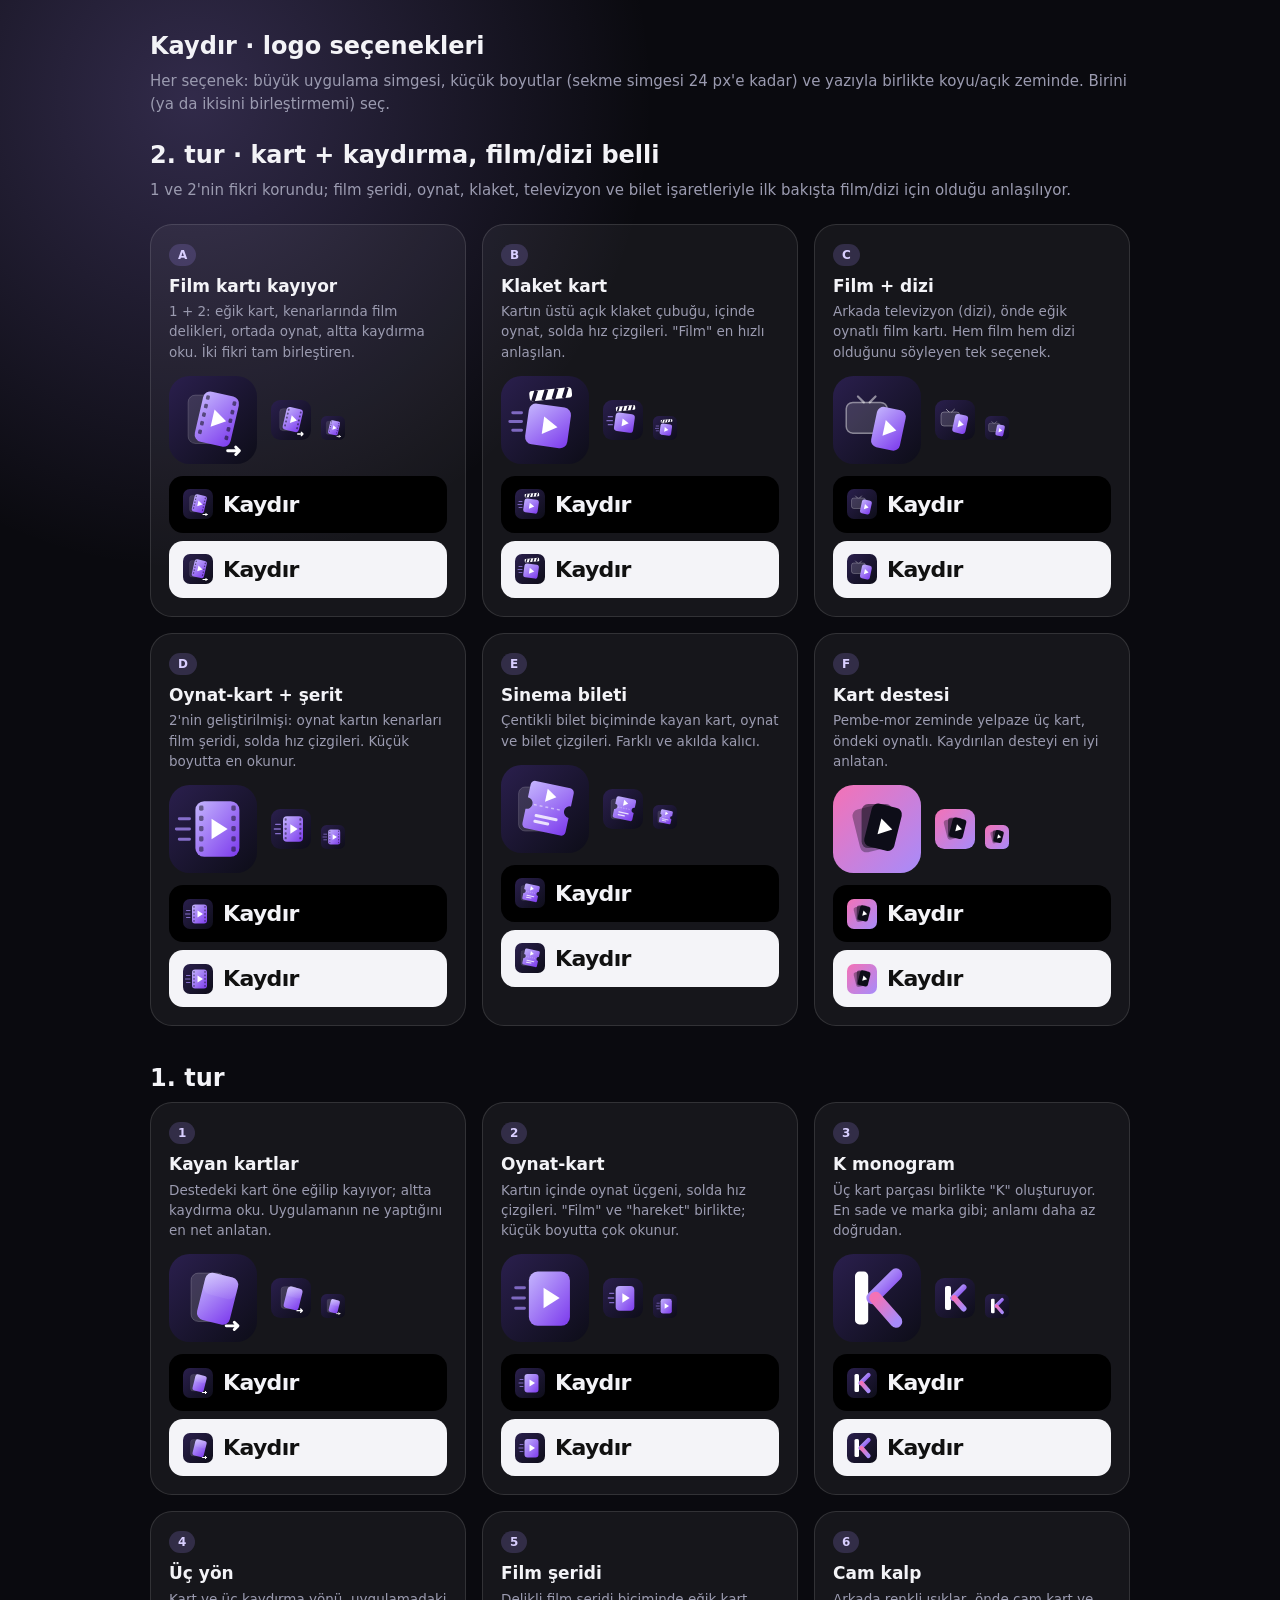
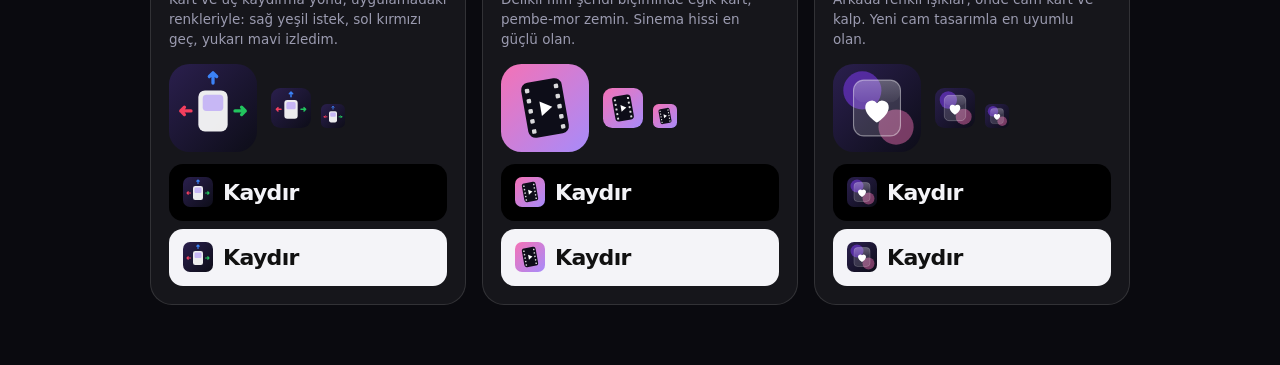
<file: docs/logolar.html>
<!doctype html>
<html lang="tr">
<head>
<meta charset="utf-8">
<meta name="viewport" content="width=device-width, initial-scale=1">
<title>Kaydır logo seçenekleri</title>
<style>
  :root{--bg:#0a0a0f;--text:#f3f3f7;--muted:#9b9bb0;--accent:#a78bfa}
  *{box-sizing:border-box}
  body{margin:0;background:radial-gradient(60% 40% at 15% 5%,rgba(167,139,250,.25),transparent 60%),var(--bg);color:var(--text);
    font:15px/1.5 system-ui,-apple-system,"Segoe UI",Roboto,sans-serif;padding:28px 16px 60px}
  h1{margin:0 auto 6px;max-width:980px;font-size:24px}
  .lead{max-width:980px;margin:0 auto 22px;color:var(--muted)}
  .grid{max-width:980px;margin:0 auto;display:grid;grid-template-columns:repeat(auto-fill,minmax(290px,1fr));gap:16px}
  .opt{background:rgba(255,255,255,.05);border:1px solid rgba(255,255,255,.12);border-radius:22px;padding:18px}
  .opt h2{margin:0 0 2px;font-size:17px} .opt p{margin:0 0 14px;color:var(--muted);font-size:13.5px}
  .row{display:flex;align-items:center;gap:14px;margin-bottom:12px}
  .row svg.icon{width:88px;height:88px;flex:none}
  .small{display:flex;gap:10px;align-items:flex-end}
  .small svg{width:40px;height:40px} .small svg.xs{width:24px;height:24px}
  .word{display:flex;align-items:center;gap:10px;padding:12px 14px;border-radius:14px;background:#000}
  .word.light{background:#f4f4f8;color:#111}
  .word svg{width:30px;height:30px;flex:none}
  .word b{font-size:22px;font-weight:850;letter-spacing:-.03em}
  .tag{display:inline-block;font-size:12px;font-weight:800;padding:2px 9px;border-radius:999px;background:rgba(167,139,250,.2);color:#d9cfff;margin-bottom:8px}
</style>
</head>
<body>
<h1>Kaydır · logo seçenekleri</h1>
<p class="lead">Her seçenek: büyük uygulama simgesi, küçük boyutlar (sekme simgesi 24 px'e kadar) ve yazıyla birlikte koyu/açık zeminde. Birini (ya da ikisini birleştirmemi) seç.</p>

<svg width="0" height="0" style="position:absolute" aria-hidden="true">
  <defs>
    <linearGradient id="gBg" x1="0" y1="0" x2="1" y2="1"><stop offset="0" stop-color="#2a1f4d"/><stop offset="1" stop-color="#0d0d18"/></linearGradient>
    <linearGradient id="gAcc" x1="0" y1="0" x2="1" y2="1"><stop offset="0" stop-color="#c4b5fd"/><stop offset="1" stop-color="#7c3aed"/></linearGradient>
    <linearGradient id="gWarm" x1="0" y1="0" x2="1" y2="1"><stop offset="0" stop-color="#f472b6"/><stop offset="1" stop-color="#a78bfa"/></linearGradient>
    <linearGradient id="gGlass" x1="0" y1="0" x2="0" y2="1"><stop offset="0" stop-color="#fff" stop-opacity=".55"/><stop offset="1" stop-color="#fff" stop-opacity=".12"/></linearGradient>

    <!-- 1 · Kayan kartlar: arkada kart, önde eğik kart + kaydırma oku -->
    <symbol id="L1" viewBox="0 0 120 120">
      <rect width="120" height="120" rx="28" fill="url(#gBg)"/>
      <rect x="30" y="26" width="46" height="66" rx="10" fill="#fff" fill-opacity=".14" stroke="#fff" stroke-opacity=".25"/>
      <g transform="rotate(14 66 62)"><rect x="43" y="28" width="46" height="66" rx="10" fill="url(#gAcc)"/>
        <rect x="43" y="28" width="46" height="30" rx="10" fill="url(#gGlass)" opacity=".5"/></g>
      <path d="M78 98h16m0 0-5-5m5 5-5 5" stroke="#fff" stroke-width="4" stroke-linecap="round" stroke-linejoin="round" fill="none"/>
    </symbol>

    <!-- 2 · Oynat-kart: kartın içinde oynat üçgeni, yanda hareket çizgileri -->
    <symbol id="L2" viewBox="0 0 120 120">
      <rect width="120" height="120" rx="28" fill="url(#gBg)"/>
      <path d="M20 46h12M16 60h16M20 74h12" stroke="#a78bfa" stroke-width="4" stroke-linecap="round" opacity=".7"/>
      <rect x="38" y="24" width="56" height="74" rx="12" fill="url(#gAcc)"/>
      <path d="M58 46v28l22-14z" fill="#fff"/>
    </symbol>

    <!-- 3 · K monogram: iki kart, biri dik biri eğik, birlikte "K" -->
    <symbol id="L3" viewBox="0 0 120 120">
      <rect width="120" height="120" rx="28" fill="url(#gBg)"/>
      <rect x="30" y="24" width="18" height="72" rx="6" fill="#fff"/>
      <path d="M54 60 86 28" stroke="url(#gAcc)" stroke-width="17" stroke-linecap="round"/>
      <path d="M58 60 86 92" stroke="url(#gWarm)" stroke-width="17" stroke-linecap="round"/>
    </symbol>

    <!-- 4 · Üç yön: kart + üç yön oku (sağ yeşil, sol kırmızı, yukarı mavi) -->
    <symbol id="L4" viewBox="0 0 120 120">
      <rect width="120" height="120" rx="28" fill="url(#gBg)"/>
      <rect x="40" y="36" width="40" height="56" rx="9" fill="#fff" fill-opacity=".92"/>
      <rect x="46" y="42" width="28" height="22" rx="5" fill="#a78bfa" fill-opacity=".55"/>
      <path d="M90 64h14m0 0-5-5m5 5-5 5" stroke="#22c55e" stroke-width="4.5" stroke-linecap="round" stroke-linejoin="round" fill="none"/>
      <path d="M30 64H16m0 0 5-5m-5 5 5 5" stroke="#f43f5e" stroke-width="4.5" stroke-linecap="round" stroke-linejoin="round" fill="none"/>
      <path d="M60 26V12m0 0-5 5m5-5 5 5" stroke="#3b82f6" stroke-width="4.5" stroke-linecap="round" stroke-linejoin="round" fill="none"/>
    </symbol>

    <!-- 5 · Film şeridi kartı: delikli şerit biçiminde eğik kart -->
    <symbol id="L5" viewBox="0 0 120 120">
      <rect width="120" height="120" rx="28" fill="url(#gWarm)"/>
      <g transform="rotate(-10 60 60)">
        <rect x="32" y="22" width="56" height="76" rx="10" fill="#0d0d18"/>
        <g fill="#fff" fill-opacity=".85">
          <rect x="37" y="30" width="6" height="6" rx="1.5"/><rect x="37" y="44" width="6" height="6" rx="1.5"/><rect x="37" y="58" width="6" height="6" rx="1.5"/><rect x="37" y="72" width="6" height="6" rx="1.5"/><rect x="37" y="86" width="6" height="6" rx="1.5"/>
          <rect x="77" y="30" width="6" height="6" rx="1.5"/><rect x="77" y="44" width="6" height="6" rx="1.5"/><rect x="77" y="58" width="6" height="6" rx="1.5"/><rect x="77" y="72" width="6" height="6" rx="1.5"/><rect x="77" y="86" width="6" height="6" rx="1.5"/>
        </g>
        <path d="M54 50v20l16-10z" fill="#fff"/>
      </g>
    </symbol>

    <!-- 6 · Cam kalp-kart: cam görünümlü kart, ortada kalp (istiyorum) -->
    <symbol id="L6" viewBox="0 0 120 120">
      <rect width="120" height="120" rx="28" fill="url(#gBg)"/>
      <circle cx="40" cy="36" r="26" fill="#7c3aed" opacity=".55"/><circle cx="86" cy="86" r="24" fill="#f472b6" opacity=".45"/>
      <rect x="28" y="22" width="64" height="76" rx="14" fill="#fff" fill-opacity=".14" stroke="#fff" stroke-opacity=".45" stroke-width="1.5"/>
      <rect x="28" y="22" width="64" height="30" rx="14" fill="url(#gGlass)" opacity=".35"/>
      <path d="M60 80s-16-9.5-16-21a9 9 0 0 1 16-5.6A9 9 0 0 1 76 59c0 11.5-16 21-16 21z" fill="#fff"/>
    </symbol>

    <!-- ===== 2. tur: 1 ve 2'nin kart + kaydırma fikri, film/dizi işaretiyle ===== -->
    <!-- A · Film kartı kayıyor: eğik kart, kenarlarında film delikleri, ortada oynat, arkasında kaydırma izi -->
    <symbol id="A" viewBox="0 0 120 120">
      <rect width="120" height="120" rx="28" fill="url(#gBg)"/>
      <rect x="26" y="26" width="46" height="66" rx="10" fill="#fff" fill-opacity=".12" stroke="#fff" stroke-opacity=".22"/>
      <g transform="rotate(13 66 60)">
        <rect x="40" y="24" width="50" height="70" rx="10" fill="url(#gAcc)"/>
        <g fill="#0d0d18" fill-opacity=".55"><rect x="44" y="30" width="5" height="6" rx="1.5"/><rect x="44" y="42" width="5" height="6" rx="1.5"/><rect x="44" y="54" width="5" height="6" rx="1.5"/><rect x="44" y="66" width="5" height="6" rx="1.5"/><rect x="44" y="78" width="5" height="6" rx="1.5"/>
          <rect x="81" y="30" width="5" height="6" rx="1.5"/><rect x="81" y="42" width="5" height="6" rx="1.5"/><rect x="81" y="54" width="5" height="6" rx="1.5"/><rect x="81" y="66" width="5" height="6" rx="1.5"/><rect x="81" y="78" width="5" height="6" rx="1.5"/></g>
        <path d="M59 47v24l19-12z" fill="#fff"/>
      </g>
      <path d="M80 102h16m0 0-5-5m5 5-5 5" stroke="#fff" stroke-width="4" stroke-linecap="round" stroke-linejoin="round" fill="none"/>
    </symbol>

    <!-- B · Klaket kart: kartın üstü klaket çubuğu, kart sağa kayıyor -->
    <symbol id="B" viewBox="0 0 120 120">
      <rect width="120" height="120" rx="28" fill="url(#gBg)"/>
      <path d="M16 50h12M12 62h16M16 74h12" stroke="#a78bfa" stroke-width="4" stroke-linecap="round" opacity=".7"/>
      <g transform="rotate(8 64 62)">
        <rect x="36" y="40" width="58" height="56" rx="10" fill="url(#gAcc)"/>
        <g transform="rotate(-14 38 38)"><rect x="36" y="24" width="58" height="14" rx="4" fill="#fff"/>
          <path d="M46 24l-6 14M60 24l-6 14M74 24l-6 14M88 24l-6 14" stroke="#1a1430" stroke-width="5"/></g>
        <path d="M58 56v24l20-12z" fill="#fff"/>
      </g>
    </symbol>

    <!-- C · Film + dizi: arkada televizyon (dizi), önde eğik film kartı (oynat) -->
    <symbol id="C" viewBox="0 0 120 120">
      <rect width="120" height="120" rx="28" fill="url(#gBg)"/>
      <path d="M34 28l8 8M58 28l-8 8" stroke="#fff" stroke-opacity=".5" stroke-width="3" stroke-linecap="round"/>
      <rect x="18" y="36" width="56" height="42" rx="9" fill="#fff" fill-opacity=".14" stroke="#fff" stroke-opacity=".45" stroke-width="2"/>
      <g transform="rotate(12 76 70)">
        <rect x="56" y="44" width="40" height="56" rx="9" fill="url(#gAcc)"/>
        <path d="M70 61v22l17-11z" fill="#fff"/>
      </g>
    </symbol>

    <!-- D · Oynat-kart + film şeridi: 2'nin geliştirilmiş hali, kart kenarı film şeridi -->
    <symbol id="D" viewBox="0 0 120 120">
      <rect width="120" height="120" rx="28" fill="url(#gBg)"/>
      <path d="M14 46h14M10 60h18M14 74h14" stroke="#a78bfa" stroke-width="4" stroke-linecap="round" opacity=".75"/>
      <rect x="36" y="22" width="60" height="76" rx="12" fill="url(#gAcc)"/>
      <g fill="#0d0d18" fill-opacity=".5"><rect x="41" y="28" width="6" height="7" rx="2"/><rect x="41" y="42" width="6" height="7" rx="2"/><rect x="41" y="56" width="6" height="7" rx="2"/><rect x="41" y="70" width="6" height="7" rx="2"/><rect x="41" y="84" width="6" height="7" rx="2"/>
        <rect x="85" y="28" width="6" height="7" rx="2"/><rect x="85" y="42" width="6" height="7" rx="2"/><rect x="85" y="56" width="6" height="7" rx="2"/><rect x="85" y="70" width="6" height="7" rx="2"/><rect x="85" y="84" width="6" height="7" rx="2"/></g>
      <path d="M58 46v28l22-14z" fill="#fff"/>
    </symbol>

    <!-- E · Sinema bileti: çentikli bilet kart, oynat, kayıyor -->
    <symbol id="E" viewBox="0 0 120 120">
      <rect width="120" height="120" rx="28" fill="url(#gBg)"/>
      <rect x="24" y="30" width="40" height="60" rx="9" fill="#fff" fill-opacity=".12" stroke="#fff" stroke-opacity=".22"/>
      <g transform="rotate(12 64 60)">
        <path d="M40 26h48a6 6 0 0 1 6 6v18a8 8 0 0 0 0 16v20a6 6 0 0 1-6 6H40a6 6 0 0 1-6-6V66a8 8 0 0 0 0-16V32a6 6 0 0 1 6-6z" fill="url(#gAcc)"/>
        <path d="M44 58h40" stroke="#fff" stroke-opacity=".5" stroke-width="2" stroke-dasharray="4 4"/>
        <path d="M58 33v18l14-9z" fill="#fff"/>
        <path d="M50 72h28M50 80h18" stroke="#fff" stroke-opacity=".8" stroke-width="4" stroke-linecap="round"/>
      </g>
    </symbol>

    <!-- F · Kart desteleri: üç kart yelpaze (film, dizi, film), öndeki oynatlı ve kayıyor -->
    <symbol id="F" viewBox="0 0 120 120">
      <rect width="120" height="120" rx="28" fill="url(#gWarm)"/>
      <g transform="rotate(-14 60 70)"><rect x="34" y="28" width="42" height="60" rx="9" fill="#0d0d18" fill-opacity=".35"/></g>
      <g transform="rotate(0 60 70)"><rect x="39" y="26" width="42" height="60" rx="9" fill="#0d0d18" fill-opacity=".55"/></g>
      <g transform="rotate(14 60 70)"><rect x="44" y="26" width="42" height="60" rx="9" fill="#0d0d18"/>
        <path d="M60 45v22l18-11z" fill="#fff"/></g>
    </symbol>
  </defs>
</svg>

<h1 style="margin-top:6px">2. tur · kart + kaydırma, film/dizi belli</h1>
<p class="lead">1 ve 2'nin fikri korundu; film şeridi, oynat, klaket, televizyon ve bilet işaretleriyle ilk bakışta film/dizi için olduğu anlaşılıyor.</p>
<div class="grid">
  <div class="opt"><span class="tag">A</span><h2>Film kartı kayıyor</h2><p>1 + 2: eğik kart, kenarlarında film delikleri, ortada oynat, altta kaydırma oku. İki fikri tam birleştiren.</p>
    <div class="row"><svg class="icon"><use href="#A"/></svg><div class="small"><svg><use href="#A"/></svg><svg class="xs"><use href="#A"/></svg></div></div>
    <div class="word"><svg><use href="#A"/></svg><b>Kaydır</b></div><div class="word light" style="margin-top:8px"><svg><use href="#A"/></svg><b>Kaydır</b></div></div>
  <div class="opt"><span class="tag">B</span><h2>Klaket kart</h2><p>Kartın üstü açık klaket çubuğu, içinde oynat, solda hız çizgileri. "Film" en hızlı anlaşılan.</p>
    <div class="row"><svg class="icon"><use href="#B"/></svg><div class="small"><svg><use href="#B"/></svg><svg class="xs"><use href="#B"/></svg></div></div>
    <div class="word"><svg><use href="#B"/></svg><b>Kaydır</b></div><div class="word light" style="margin-top:8px"><svg><use href="#B"/></svg><b>Kaydır</b></div></div>
  <div class="opt"><span class="tag">C</span><h2>Film + dizi</h2><p>Arkada televizyon (dizi), önde eğik oynatlı film kartı. Hem film hem dizi olduğunu söyleyen tek seçenek.</p>
    <div class="row"><svg class="icon"><use href="#C"/></svg><div class="small"><svg><use href="#C"/></svg><svg class="xs"><use href="#C"/></svg></div></div>
    <div class="word"><svg><use href="#C"/></svg><b>Kaydır</b></div><div class="word light" style="margin-top:8px"><svg><use href="#C"/></svg><b>Kaydır</b></div></div>
  <div class="opt"><span class="tag">D</span><h2>Oynat-kart + şerit</h2><p>2'nin geliştirilmişi: oynat kartın kenarları film şeridi, solda hız çizgileri. Küçük boyutta en okunur.</p>
    <div class="row"><svg class="icon"><use href="#D"/></svg><div class="small"><svg><use href="#D"/></svg><svg class="xs"><use href="#D"/></svg></div></div>
    <div class="word"><svg><use href="#D"/></svg><b>Kaydır</b></div><div class="word light" style="margin-top:8px"><svg><use href="#D"/></svg><b>Kaydır</b></div></div>
  <div class="opt"><span class="tag">E</span><h2>Sinema bileti</h2><p>Çentikli bilet biçiminde kayan kart, oynat ve bilet çizgileri. Farklı ve akılda kalıcı.</p>
    <div class="row"><svg class="icon"><use href="#E"/></svg><div class="small"><svg><use href="#E"/></svg><svg class="xs"><use href="#E"/></svg></div></div>
    <div class="word"><svg><use href="#E"/></svg><b>Kaydır</b></div><div class="word light" style="margin-top:8px"><svg><use href="#E"/></svg><b>Kaydır</b></div></div>
  <div class="opt"><span class="tag">F</span><h2>Kart destesi</h2><p>Pembe-mor zeminde yelpaze üç kart, öndeki oynatlı. Kaydırılan desteyi en iyi anlatan.</p>
    <div class="row"><svg class="icon"><use href="#F"/></svg><div class="small"><svg><use href="#F"/></svg><svg class="xs"><use href="#F"/></svg></div></div>
    <div class="word"><svg><use href="#F"/></svg><b>Kaydır</b></div><div class="word light" style="margin-top:8px"><svg><use href="#F"/></svg><b>Kaydır</b></div></div>
</div>
<h1 style="margin-top:34px">1. tur</h1>
<div class="grid">
  <div class="opt"><span class="tag">1</span><h2>Kayan kartlar</h2><p>Destedeki kart öne eğilip kayıyor; altta kaydırma oku. Uygulamanın ne yaptığını en net anlatan.</p>
    <div class="row"><svg class="icon"><use href="#L1"/></svg><div class="small"><svg><use href="#L1"/></svg><svg class="xs"><use href="#L1"/></svg></div></div>
    <div class="word"><svg><use href="#L1"/></svg><b>Kaydır</b></div><div class="word light" style="margin-top:8px"><svg><use href="#L1"/></svg><b>Kaydır</b></div></div>

  <div class="opt"><span class="tag">2</span><h2>Oynat-kart</h2><p>Kartın içinde oynat üçgeni, solda hız çizgileri. "Film" ve "hareket" birlikte; küçük boyutta çok okunur.</p>
    <div class="row"><svg class="icon"><use href="#L2"/></svg><div class="small"><svg><use href="#L2"/></svg><svg class="xs"><use href="#L2"/></svg></div></div>
    <div class="word"><svg><use href="#L2"/></svg><b>Kaydır</b></div><div class="word light" style="margin-top:8px"><svg><use href="#L2"/></svg><b>Kaydır</b></div></div>

  <div class="opt"><span class="tag">3</span><h2>K monogram</h2><p>Üç kart parçası birlikte "K" oluşturuyor. En sade ve marka gibi; anlamı daha az doğrudan.</p>
    <div class="row"><svg class="icon"><use href="#L3"/></svg><div class="small"><svg><use href="#L3"/></svg><svg class="xs"><use href="#L3"/></svg></div></div>
    <div class="word"><svg><use href="#L3"/></svg><b>Kaydır</b></div><div class="word light" style="margin-top:8px"><svg><use href="#L3"/></svg><b>Kaydır</b></div></div>

  <div class="opt"><span class="tag">4</span><h2>Üç yön</h2><p>Kart ve üç kaydırma yönü, uygulamadaki renkleriyle: sağ yeşil istek, sol kırmızı geç, yukarı mavi izledim.</p>
    <div class="row"><svg class="icon"><use href="#L4"/></svg><div class="small"><svg><use href="#L4"/></svg><svg class="xs"><use href="#L4"/></svg></div></div>
    <div class="word"><svg><use href="#L4"/></svg><b>Kaydır</b></div><div class="word light" style="margin-top:8px"><svg><use href="#L4"/></svg><b>Kaydır</b></div></div>

  <div class="opt"><span class="tag">5</span><h2>Film şeridi</h2><p>Delikli film şeridi biçiminde eğik kart, pembe-mor zemin. Sinema hissi en güçlü olan.</p>
    <div class="row"><svg class="icon"><use href="#L5"/></svg><div class="small"><svg><use href="#L5"/></svg><svg class="xs"><use href="#L5"/></svg></div></div>
    <div class="word"><svg><use href="#L5"/></svg><b>Kaydır</b></div><div class="word light" style="margin-top:8px"><svg><use href="#L5"/></svg><b>Kaydır</b></div></div>

  <div class="opt"><span class="tag">6</span><h2>Cam kalp</h2><p>Arkada renkli ışıklar, önde cam kart ve kalp. Yeni cam tasarımla en uyumlu olan.</p>
    <div class="row"><svg class="icon"><use href="#L6"/></svg><div class="small"><svg><use href="#L6"/></svg><svg class="xs"><use href="#L6"/></svg></div></div>
    <div class="word"><svg><use href="#L6"/></svg><b>Kaydır</b></div><div class="word light" style="margin-top:8px"><svg><use href="#L6"/></svg><b>Kaydır</b></div></div>
</div>
</body>
</html>
</file>
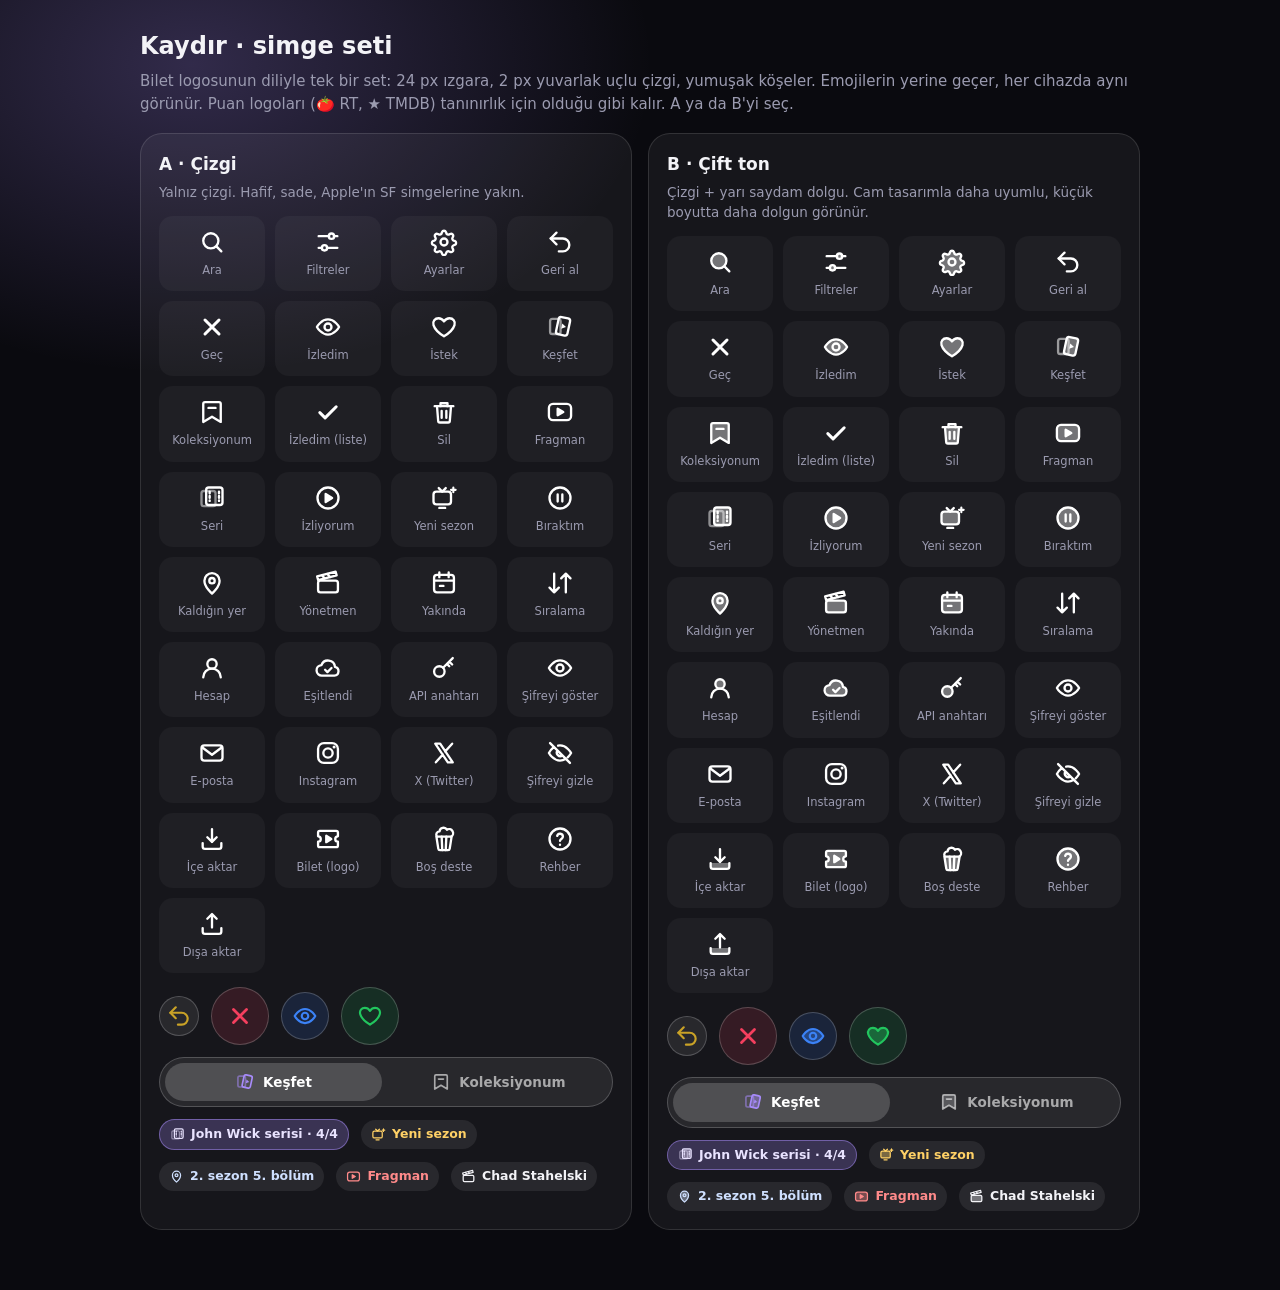
<file: docs/simgeler.html>
<!doctype html>
<html lang="tr">
<head>
<meta charset="utf-8">
<meta name="viewport" content="width=device-width, initial-scale=1">
<title>Kaydır simge seti</title>
<style>
  :root{--bg:#0a0a0f;--text:#f3f3f7;--muted:#9b9bb0;--accent:#a78bfa;--want:#22c55e;--pass:#f43f5e;--watched:#3b82f6;--gold:#ffd166}
  *{box-sizing:border-box}
  body{margin:0;background:radial-gradient(60% 40% at 15% 5%,rgba(167,139,250,.25),transparent 60%),var(--bg);color:var(--text);
    font:15px/1.5 system-ui,-apple-system,"Segoe UI",Roboto,sans-serif;padding:28px 16px 60px}
  h1{margin:0 auto 6px;max-width:1000px;font-size:24px} h2{max-width:1000px;margin:26px auto 10px;font-size:18px}
  .lead{max-width:1000px;margin:0 auto 18px;color:var(--muted)}
  .wrap{max-width:1000px;margin:0 auto}
  .cols{display:grid;grid-template-columns:1fr 1fr;gap:16px}
  @media (max-width:760px){.cols{grid-template-columns:1fr}}
  .panel{background:rgba(255,255,255,.05);border:1px solid rgba(255,255,255,.12);border-radius:22px;padding:18px}
  .panel h3{margin:0 0 4px;font-size:17px} .panel p{margin:0 0 14px;color:var(--muted);font-size:13.5px}
  .grid{display:grid;grid-template-columns:repeat(auto-fill,minmax(92px,1fr));gap:10px}
  .ic{display:flex;flex-direction:column;align-items:center;gap:6px;padding:12px 4px;border-radius:14px;background:rgba(255,255,255,.04);font-size:11.5px;color:var(--muted);text-align:center}
  .ic svg{width:28px;height:28px;color:#fff}
  svg.i{fill:none;stroke:currentColor;stroke-width:2;stroke-linecap:round;stroke-linejoin:round}
  .duo{--d:.24}
  .duo .a{color:var(--accent)}
  /* bağlam örnekleri */
  .demo{display:flex;gap:12px;align-items:center;flex-wrap:wrap;margin-top:14px}
  .act{border-radius:50%;display:grid;place-items:center;border:1px solid rgba(255,255,255,.2);background:rgba(255,255,255,.08)}
  .act svg{width:26px;height:26px}
  .a-sm{width:40px;height:40px;color:#c9a227} .a-lg{width:58px;height:58px} .a-md{width:48px;height:48px}
  .pass{color:var(--pass);background:rgba(244,63,94,.14)} .watch{color:var(--watched);background:rgba(59,130,246,.14)} .want{color:var(--want);background:rgba(34,197,94,.14)}
  .bar{display:flex;gap:8px;align-items:center;padding:5px;border-radius:999px;background:rgba(255,255,255,.08);border:1px solid rgba(255,255,255,.2);width:100%}
  .bar span{flex:1;display:flex;justify-content:center;align-items:center;gap:8px;padding:9px;border-radius:999px;font-weight:700;font-size:13.5px;color:rgba(255,255,255,.6)}
  .bar span.on{background:rgba(255,255,255,.18);color:#fff} .bar span.on svg{color:var(--accent)} .bar svg{width:20px;height:20px}
  .pill{display:inline-flex;gap:6px;align-items:center;padding:5px 10px;border-radius:999px;background:rgba(255,255,255,.08);font-size:12.5px;font-weight:700}
  .pill svg{width:15px;height:15px}
  .tagp{color:#e9e3ff;background:rgba(167,139,250,.25);border:1px solid rgba(167,139,250,.5)}
</style>
</head>
<body>
<h1>Kaydır · simge seti</h1>
<p class="lead">Bilet logosunun diliyle tek bir set: 24 px ızgara, 2 px yuvarlak uçlu çizgi, yumuşak köşeler. Emojilerin yerine geçer, her cihazda aynı görünür. Puan logoları (🍅 RT, ★ TMDB) tanınırlık için olduğu gibi kalır. A ya da B'yi seç.</p>

<svg width="0" height="0" style="position:absolute" aria-hidden="true"><defs>
  <!-- Üst çubuk -->
  <symbol id="i-search" viewBox="0 0 24 24"><circle style="fill:currentColor;fill-opacity:var(--d,0)" cx="11" cy="11" r="6.5"/><path d="m20 20-4.2-4.2"/></symbol>
  <symbol id="i-filter" viewBox="0 0 24 24"><path d="M4 7h9M17 7h3M4 17h3M11 17h9"/><circle style="fill:currentColor;fill-opacity:var(--d,0)" cx="15" cy="7" r="2.3"/><circle style="fill:currentColor;fill-opacity:var(--d,0)" cx="9" cy="17" r="2.3"/></symbol>
  <symbol id="i-settings" viewBox="0 0 24 24"><path style="fill:currentColor;fill-opacity:var(--d,0)" d="M10.3 3.6a1.8 1.8 0 0 1 3.4 0l.3.9a1.8 1.8 0 0 0 2.5 1l.8-.4a1.8 1.8 0 0 1 2.4 2.4l-.4.8a1.8 1.8 0 0 0 1 2.5l.9.3a1.8 1.8 0 0 1 0 3.4l-.9.3a1.8 1.8 0 0 0-1 2.5l.4.8a1.8 1.8 0 0 1-2.4 2.4l-.8-.4a1.8 1.8 0 0 0-2.5 1l-.3.9a1.8 1.8 0 0 1-3.4 0l-.3-.9a1.8 1.8 0 0 0-2.5-1l-.8.4a1.8 1.8 0 0 1-2.4-2.4l.4-.8a1.8 1.8 0 0 0-1-2.5l-.9-.3a1.8 1.8 0 0 1 0-3.4l.9-.3a1.8 1.8 0 0 0 1-2.5l-.4-.8a1.8 1.8 0 0 1 2.4-2.4l.8.4a1.8 1.8 0 0 0 2.5-1z"/><circle cx="12" cy="12" r="3"/></symbol>
  <!-- Deste eylemleri -->
  <symbol id="i-undo" viewBox="0 0 24 24"><path d="M9 14 4 9l5-5"/><path d="M4 9h10.5a5.5 5.5 0 0 1 0 11H11"/></symbol>
  <symbol id="i-pass" viewBox="0 0 24 24"><path d="M6 6l12 12M18 6 6 18" stroke-width="2.6"/></symbol>
  <symbol id="i-watched" viewBox="0 0 24 24"><path style="fill:currentColor;fill-opacity:var(--d,0)" d="M2.5 12S6 5.5 12 5.5 21.5 12 21.5 12 18 18.5 12 18.5 2.5 12 2.5 12z"/><circle cx="12" cy="12" r="3"/></symbol>
  <symbol id="i-want" viewBox="0 0 24 24"><path style="fill:currentColor;fill-opacity:var(--d,0)" d="M12 20s-7.5-4.6-9-9.6C2 7 4.3 4.5 7.3 4.5c2 0 3.6 1.1 4.7 2.7 1.1-1.6 2.7-2.7 4.7-2.7 3 0 5.3 2.5 4.3 5.9-1.5 5-9 9.6-9 9.6z"/></symbol>
  <!-- Alt sekmeler -->
  <symbol id="i-discover" viewBox="0 0 24 24"><rect x="3.5" y="5" width="9" height="13" rx="2" opacity=".55"/><g transform="rotate(12 15 12)"><rect style="fill:currentColor;fill-opacity:var(--d,0)" x="9.5" y="4" width="10" height="15" rx="2.2"/><path d="M13.3 9.2v4.6l3.8-2.3z" fill="currentColor" stroke="none"/></g></symbol>
  <symbol id="i-collection" viewBox="0 0 24 24"><path style="fill:currentColor;fill-opacity:var(--d,0)" d="M6 3.5h12a1.5 1.5 0 0 1 1.5 1.5v15.5L12 16l-7.5 4.5V5A1.5 1.5 0 0 1 6 3.5z"/><path d="M9 8.5h6"/></symbol>
  <!-- Liste ve durumlar -->
  <symbol id="i-check" viewBox="0 0 24 24"><path d="m5 12.5 4.5 4.5L19 7.5" stroke-width="2.6"/></symbol>
  <symbol id="i-trash" viewBox="0 0 24 24"><path d="M4 7h16M10 11v6M14 11v6"/><path style="fill:currentColor;fill-opacity:var(--d,0)" d="M6 7l1 12.5A1.5 1.5 0 0 0 8.5 21h7a1.5 1.5 0 0 0 1.5-1.5L18 7"/><path d="M9 7V4.5h6V7"/></symbol>
  <symbol id="i-trailer" viewBox="0 0 24 24"><rect style="fill:currentColor;fill-opacity:var(--d,0)" x="2.5" y="5" width="19" height="14" rx="3.5"/><path d="M10 9.2v5.6l4.8-2.8z" fill="currentColor"/></symbol>
  <symbol id="i-series" viewBox="0 0 24 24"><rect x="3" y="6" width="12" height="13" rx="2" opacity=".5"/><rect style="fill:currentColor;fill-opacity:var(--d,0)" x="7" y="3" width="14" height="15" rx="2.2"/><path d="M10 6.5v8M18 6.5v8" stroke-dasharray="1.6 2.2"/></symbol>
  <symbol id="i-watching" viewBox="0 0 24 24"><circle style="fill:currentColor;fill-opacity:var(--d,0)" cx="12" cy="12" r="9"/><path d="M10 8.5v7l5.5-3.5z" fill="currentColor"/></symbol>
  <symbol id="i-newseason" viewBox="0 0 24 24"><rect style="fill:currentColor;fill-opacity:var(--d,0)" x="3" y="6.5" width="15" height="11" rx="2.5"/><path d="M8 20.5h5M7.5 3.5l3 3 3-3"/><path d="M20 3v4M18 5h4" stroke-width="1.8"/></symbol>
  <symbol id="i-dropped" viewBox="0 0 24 24"><circle style="fill:currentColor;fill-opacity:var(--d,0)" cx="12" cy="12" r="9"/><path d="M10 9v6M14 9v6"/></symbol>
  <symbol id="i-pin" viewBox="0 0 24 24"><path style="fill:currentColor;fill-opacity:var(--d,0)" d="M12 21s-6.5-5.4-6.5-11A6.5 6.5 0 0 1 18.5 10c0 5.6-6.5 11-6.5 11z"/><circle cx="12" cy="10" r="2.3"/></symbol>
  <symbol id="i-director" viewBox="0 0 24 24"><rect style="fill:currentColor;fill-opacity:var(--d,0)" x="3.5" y="10" width="17" height="10" rx="2"/><path d="m3.6 9.6 15.8-4.2-.9-3.2L2.7 6.4z"/><path d="m7 5.5 2.2 2.6M11.5 4.3l2.2 2.6"/></symbol>
  <symbol id="i-upcoming" viewBox="0 0 24 24"><rect style="fill:currentColor;fill-opacity:var(--d,0)" x="3.5" y="5" width="17" height="15" rx="2.5"/><path d="M3.5 10h17M8 3v4M16 3v4"/><path d="M8.5 14.5h3"/></symbol>
  <symbol id="i-sort" viewBox="0 0 24 24"><path d="M7 4v16M3 16l4 4 4-4M17 20V4M13 8l4-4 4 4"/></symbol>
  <!-- Ayarlar ve diğer -->
  <symbol id="i-account" viewBox="0 0 24 24"><circle style="fill:currentColor;fill-opacity:var(--d,0)" cx="12" cy="8.5" r="4"/><path d="M4.5 20a7.5 7.5 0 0 1 15 0"/></symbol>
  <symbol id="i-cloud" viewBox="0 0 24 24"><path style="fill:currentColor;fill-opacity:var(--d,0)" d="M7 18.5a4.5 4.5 0 0 1-.6-9 6 6 0 0 1 11.6 1.5A3.8 3.8 0 0 1 17.5 18.5z"/><path d="m9.5 13.5 2 2 3.5-3.5"/></symbol>
  <symbol id="i-eye" viewBox="0 0 24 24"><path d="M2.5 12S6 5.5 12 5.5 21.5 12 21.5 12 18 18.5 12 18.5 2.5 12 2.5 12Z"/><circle cx="12" cy="12" r="3"/></symbol>
  <symbol id="i-eye-off" viewBox="0 0 24 24"><path d="m3.5 3.5 17 17M10.4 5.7c.5-.1 1-.2 1.6-.2 6 0 9.5 6.5 9.5 6.5a16 16 0 0 1-2.9 3.7M6.6 6.9A16 16 0 0 0 2.5 12S6 18.5 12 18.5c1.8 0 3.4-.6 4.8-1.4M9.9 9.9a3 3 0 0 0 4.2 4.2"/></symbol>
  <symbol id="i-mail" viewBox="0 0 24 24"><rect x="3" y="5.5" width="18" height="13" rx="2.5"/><path d="m4 7.5 8 6 8-6"/></symbol>
  <symbol id="i-instagram" viewBox="0 0 24 24"><rect x="3.5" y="3.5" width="17" height="17" rx="5"/><circle cx="12" cy="12" r="4"/><path d="M17.2 6.8h.01" stroke-width="2.6"/></symbol>
  <symbol id="i-x" viewBox="0 0 24 24"><path d="M4.5 4h4.2l10.8 16h-4.2zM19 4l-6 6.8M5 20l6-6.8"/></symbol>
  <symbol id="i-key" viewBox="0 0 24 24"><circle style="fill:currentColor;fill-opacity:var(--d,0)" cx="8" cy="15" r="4.5"/><path d="m11.2 11.8 8.3-8.3M16.5 6.5l2.5 2.5M14.5 8.5l2 2"/></symbol>
  <symbol id="i-import" viewBox="0 0 24 24"><path d="M12 3.5v11m0 0-4-4m4 4 4-4"/><path style="fill:currentColor;fill-opacity:var(--d,0)" d="M4 15.5v3A2 2 0 0 0 6 20.5h12a2 2 0 0 0 2-2v-3"/></symbol>
  <symbol id="i-ticket" viewBox="0 0 24 24"><path style="fill:currentColor;fill-opacity:var(--d,0)" d="M5 5h14a1.5 1.5 0 0 1 1.5 1.5v3.2a2.3 2.3 0 0 0 0 4.6v3.2A1.5 1.5 0 0 1 19 19H5a1.5 1.5 0 0 1-1.5-1.5v-3.2a2.3 2.3 0 0 0 0-4.6V6.5A1.5 1.5 0 0 1 5 5z"/><path d="M10.5 9.3v5.4l4.3-2.7z" fill="currentColor"/></symbol>
  <symbol id="i-popcorn" viewBox="0 0 24 24"><path style="fill:currentColor;fill-opacity:var(--d,0)" d="M5.5 10h13l-1.6 10.2A1.5 1.5 0 0 1 15.4 21.5H8.6a1.5 1.5 0 0 1-1.5-1.3z"/><path d="M10 10l.5 11.5M14 10l-.5 11.5"/><path d="M6 10a2.8 2.8 0 0 1 2.2-4.6A3.4 3.4 0 0 1 14.5 4a3 3 0 0 1 3.6 6"/></symbol>
  <symbol id="i-export" viewBox="0 0 24 24"><path d="M12 15V3.5m0 0-4 4m4-4 4 4"/><path style="fill:currentColor;fill-opacity:var(--d,0)" d="M4 15.5v3A2 2 0 0 0 6 20.5h12a2 2 0 0 0 2-2v-3"/></symbol>
  <symbol id="i-guide" viewBox="0 0 24 24"><circle style="fill:currentColor;fill-opacity:var(--d,0)" cx="12" cy="12" r="9"/><path d="M9.6 9.3a2.5 2.5 0 0 1 4.9.7c0 1.7-2.5 2.2-2.5 3.6M12 16.8v.2"/></symbol>
</defs></svg>

<div class="wrap">
<div class="cols">
  <div class="panel" id="pA"><h3>A · Çizgi</h3><p>Yalnız çizgi. Hafif, sade, Apple'ın SF simgelerine yakın.</p><div class="grid"></div>
    <div class="demo"></div></div>
  <div class="panel duo" id="pB"><h3>B · Çift ton</h3><p>Çizgi + yarı saydam dolgu. Cam tasarımla daha uyumlu, küçük boyutta daha dolgun görünür.</p><div class="grid"></div>
    <div class="demo"></div></div>
</div>
</div>

<script>
// Aynı simgeler iki stilde: A çizgi, B çift ton (sınıf "f" olan parçalar yarı saydam dolgulu)
const icons = [
  ['search','Ara'],['filter','Filtreler'],['settings','Ayarlar'],['undo','Geri al'],['pass','Geç'],['watched','İzledim'],['want','İstek'],
  ['discover','Keşfet'],['collection','Koleksiyonum'],['check','İzledim (liste)'],['trash','Sil'],['trailer','Fragman'],['series','Seri'],
  ['watching','İzliyorum'],['newseason','Yeni sezon'],['dropped','Bıraktım'],['pin','Kaldığın yer'],['director','Yönetmen'],['upcoming','Yakında'],
  ['sort','Sıralama'],['account','Hesap'],['cloud','Eşitlendi'],['key','API anahtarı'],['eye','Şifreyi göster'],['mail','E-posta'],['instagram','Instagram'],['x','X (Twitter)'],['eye-off','Şifreyi gizle'],['import','İçe aktar'],['ticket','Bilet (logo)'],['popcorn','Boş deste'],['guide','Rehber'],['export','Dışa aktar'],
];
// B için dolgulu kopyalar: <use> içine CSS ulaşmadığından simgeyi "-d" ekiyle kopyalayıp dolguyu doğrudan yaz
const defs = document.querySelector('defs');
[...defs.querySelectorAll('symbol')].forEach(sym => {
  const c = sym.cloneNode(true); c.id = sym.id + '-d';
  c.querySelectorAll('[style*="--d"]').forEach(n => n.setAttribute('style', 'fill:currentColor;fill-opacity:.38'));
  defs.appendChild(c);
});
let suffix = '';
const ic = id => `<svg class="i"><use href="#i-${id}${suffix}"/></svg>`;
for (const p of ['pA', 'pB']) {
  suffix = p === 'pB' ? '-d' : '';
  const el = document.getElementById(p);
  el.querySelector('.grid').innerHTML = icons.map(([id, t]) => `<div class="ic">${ic(id)}<span>${t}</span></div>`).join('');
  el.querySelector('.demo').innerHTML = `
    <span class="act a-sm">${ic('undo')}</span><span class="act a-lg pass">${ic('pass')}</span><span class="act a-md watch">${ic('watched')}</span><span class="act a-lg want">${ic('want')}</span>
    <div class="bar"><span class="on">${ic('discover')}Keşfet</span><span>${ic('collection')}Koleksiyonum</span></div>
    <span class="pill tagp">${ic('series')}John Wick serisi · 4/4</span><span class="pill" style="color:#ffd166">${ic('newseason')}Yeni sezon</span>
    <span class="pill" style="color:#cfe0ff">${ic('pin')}2. sezon 5. bölüm</span><span class="pill" style="color:#ff8a8a">${ic('trailer')}Fragman</span>
    <span class="pill">${ic('director')}Chad Stahelski</span>`;
}
</script>
</body>
</html>
</file>
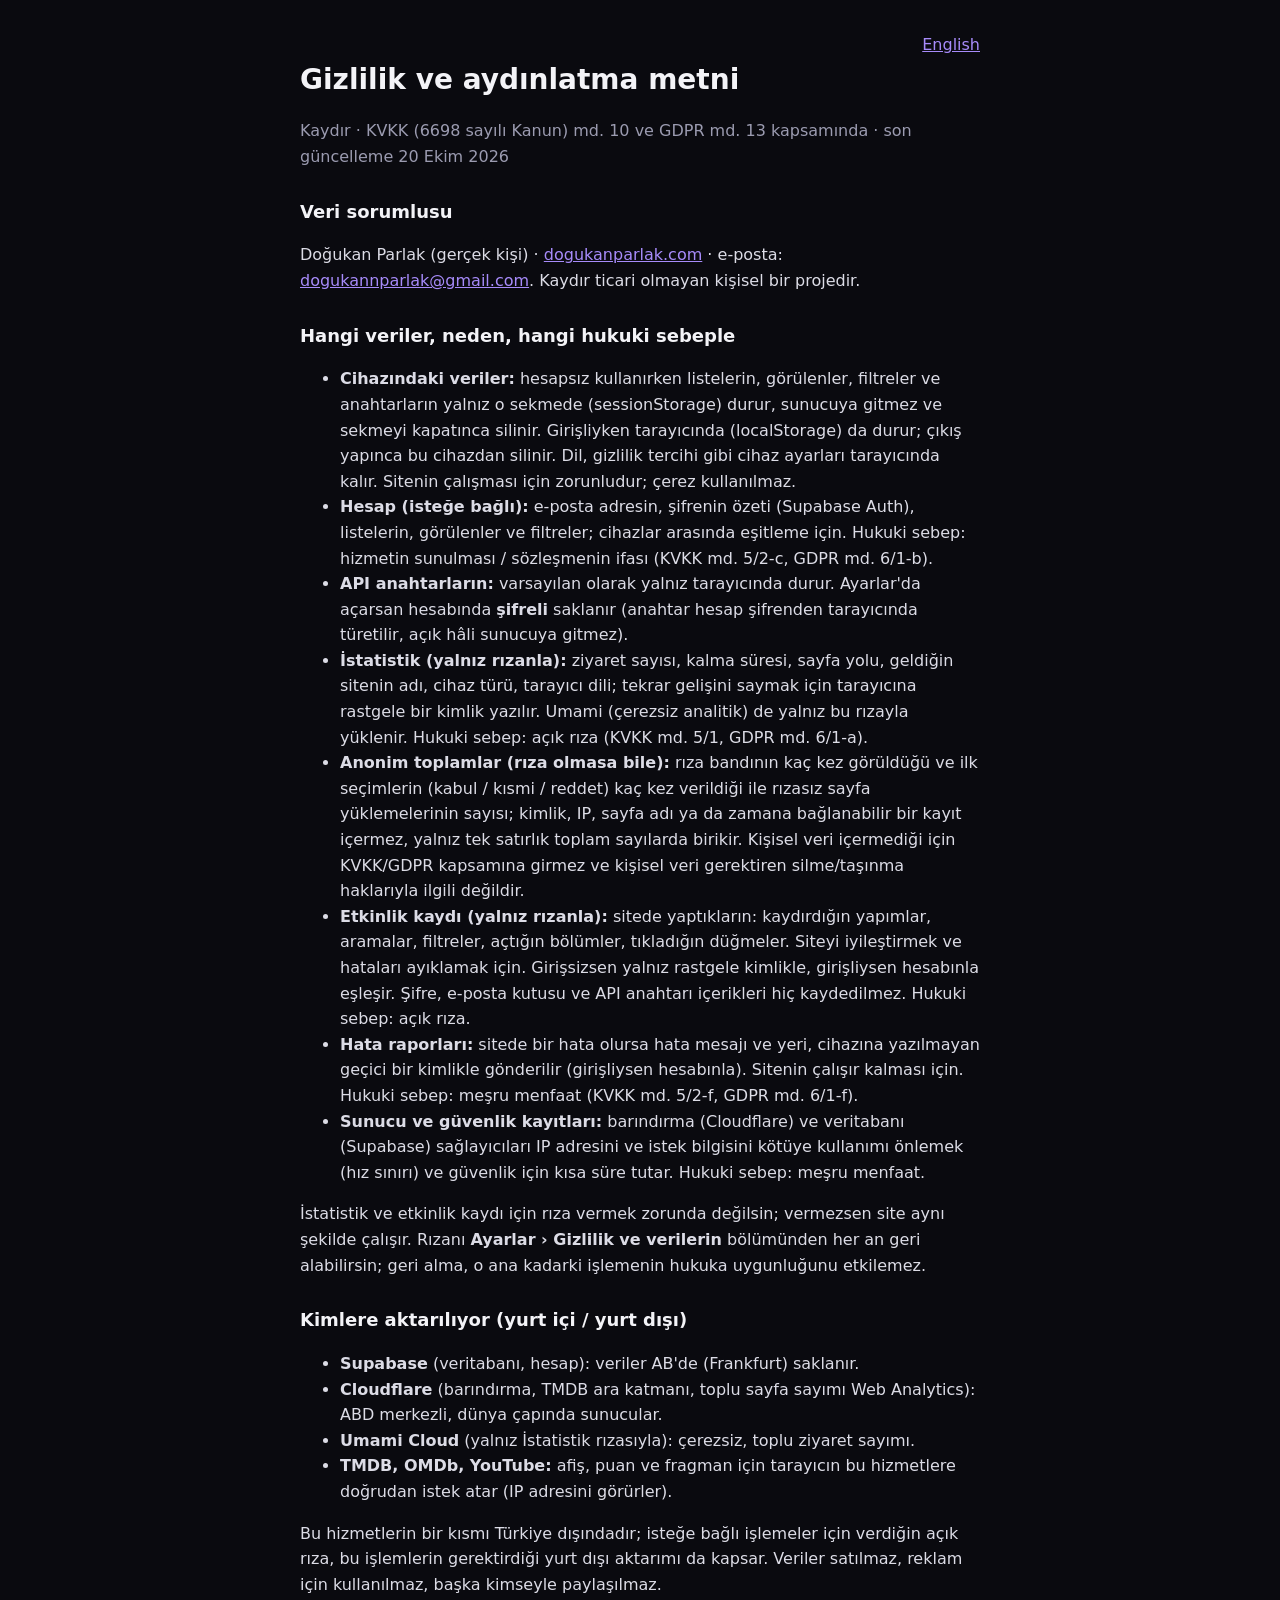
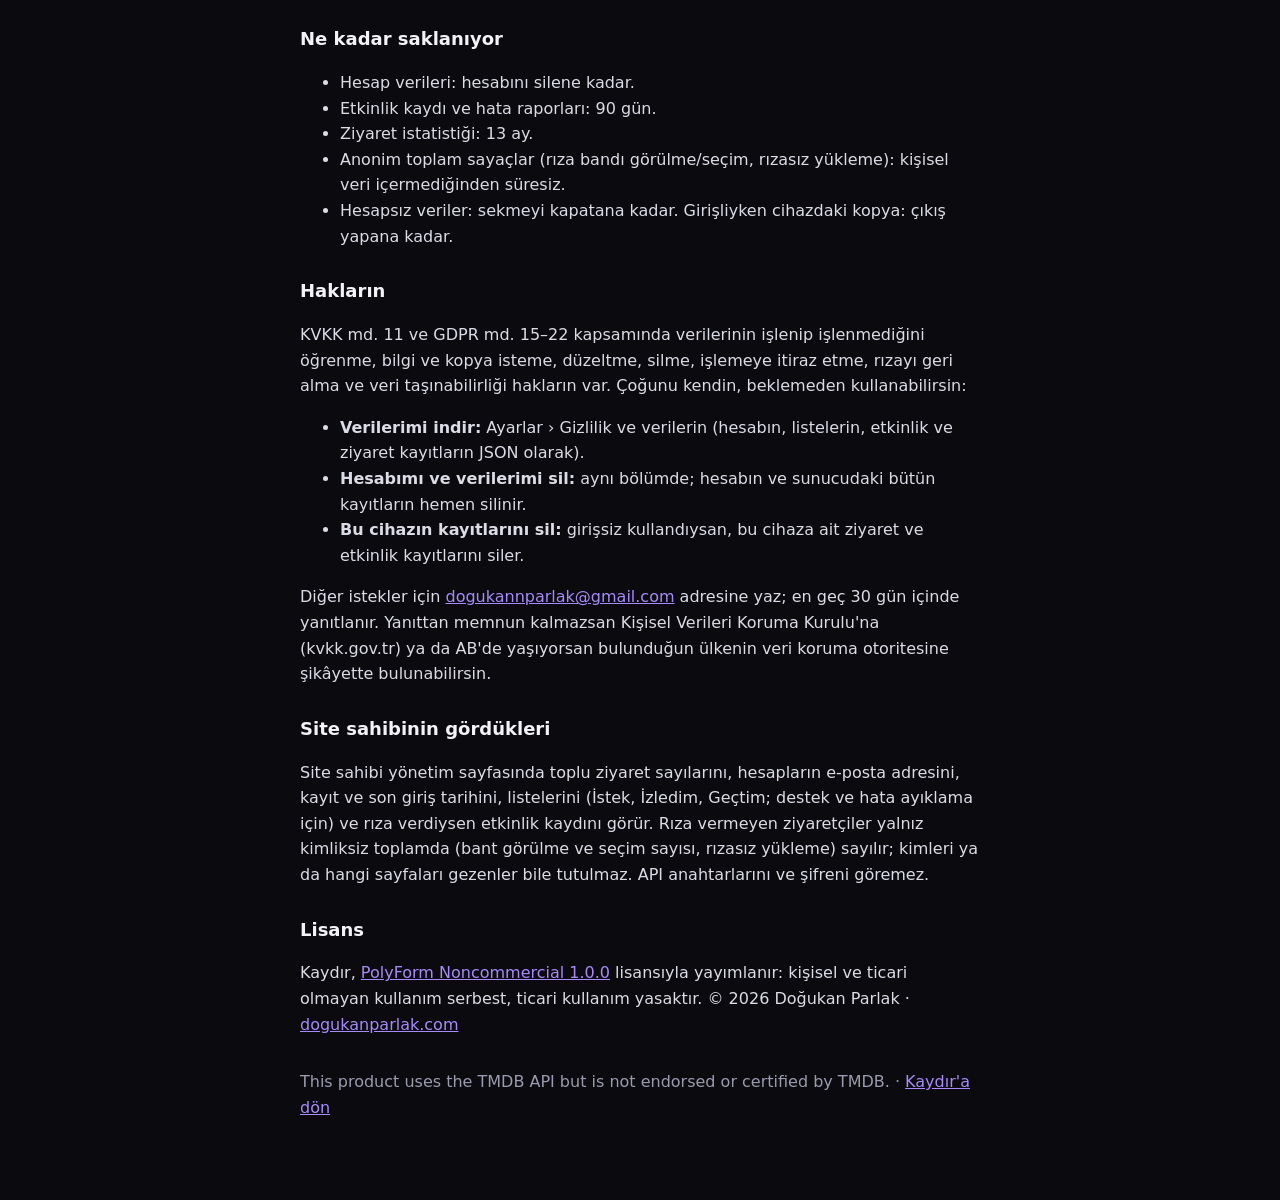
<file: public/gizlilik.html>
<!doctype html>
<html lang="tr">
<head>
<meta charset="utf-8">
<meta name="viewport" content="width=device-width, initial-scale=1">
<meta name="color-scheme" content="dark">
<title>Kaydır · Gizlilik</title>
<link rel="icon" href="favicon.svg" type="image/svg+xml">
<style>
  :root{--bg:#0a0a0f;--text:#f3f3f7;--muted:#9b9bb0;--accent:#a78bfa}
  body{margin:0;background:var(--bg);color:var(--text);font:16px/1.6 system-ui,-apple-system,"Segoe UI",Roboto,sans-serif}
  main{max-width:680px;margin:0 auto;padding:32px 16px 64px}
  h1{font-size:28px;margin:0 0 4px} h2{font-size:18px;margin:28px 0 6px}
  p,li{color:#dcdce6} small,.muted{color:var(--muted)} a{color:var(--accent)}
</style>
</head>
<body>
<main>
  <p class="muted" style="text-align:right;margin:0"><a href="privacy.html" hreflang="en">English</a></p>
  <h1>Gizlilik ve aydınlatma metni</h1>
  <p class="muted">Kaydır · KVKK (6698 sayılı Kanun) md. 10 ve GDPR md. 13 kapsamında · son güncelleme 20 Ekim 2026</p>

  <h2>Veri sorumlusu</h2>
  <p>Doğukan Parlak (gerçek kişi) · <a href="https://dogukanparlak.com">dogukanparlak.com</a> · e-posta: <a href="mailto:dogukannparlak@gmail.com">dogukannparlak@gmail.com</a>. Kaydır ticari olmayan kişisel bir projedir.</p>

  <h2>Hangi veriler, neden, hangi hukuki sebeple</h2>
  <ul>
    <li><b>Cihazındaki veriler:</b> hesapsız kullanırken listelerin, görülenler, filtreler ve anahtarların yalnız o sekmede (sessionStorage) durur, sunucuya gitmez ve sekmeyi kapatınca silinir. Girişliyken tarayıcında (localStorage) da durur; çıkış yapınca bu cihazdan silinir. Dil, gizlilik tercihi gibi cihaz ayarları tarayıcında kalır. Sitenin çalışması için zorunludur; çerez kullanılmaz.</li>
    <li><b>Hesap (isteğe bağlı):</b> e-posta adresin, şifrenin özeti (Supabase Auth), listelerin, görülenler ve filtreler; cihazlar arasında eşitleme için. Hukuki sebep: hizmetin sunulması / sözleşmenin ifası (KVKK md. 5/2-c, GDPR md. 6/1-b).</li>
    <li><b>API anahtarların:</b> varsayılan olarak yalnız tarayıcında durur. Ayarlar'da açarsan hesabında <b>şifreli</b> saklanır (anahtar hesap şifrenden tarayıcında türetilir, açık hâli sunucuya gitmez).</li>
    <li><b>İstatistik (yalnız rızanla):</b> ziyaret sayısı, kalma süresi, sayfa yolu, geldiğin sitenin adı, cihaz türü, tarayıcı dili; tekrar gelişini saymak için tarayıcına rastgele bir kimlik yazılır. Umami (çerezsiz analitik) de yalnız bu rızayla yüklenir. Hukuki sebep: açık rıza (KVKK md. 5/1, GDPR md. 6/1-a).</li>
    <li><b>Anonim toplamlar (rıza olmasa bile):</b> rıza bandının kaç kez görüldüğü ve ilk seçimlerin (kabul / kısmi / reddet) kaç kez verildiği ile rızasız sayfa yüklemelerinin sayısı; kimlik, IP, sayfa adı ya da zamana bağlanabilir bir kayıt içermez, yalnız tek satırlık toplam sayılarda birikir. Kişisel veri içermediği için KVKK/GDPR kapsamına girmez ve kişisel veri gerektiren silme/taşınma haklarıyla ilgili değildir.</li>
    <li><b>Etkinlik kaydı (yalnız rızanla):</b> sitede yaptıkların: kaydırdığın yapımlar, aramalar, filtreler, açtığın bölümler, tıkladığın düğmeler. Siteyi iyileştirmek ve hataları ayıklamak için. Girişsizsen yalnız rastgele kimlikle, girişliysen hesabınla eşleşir. Şifre, e-posta kutusu ve API anahtarı içerikleri hiç kaydedilmez. Hukuki sebep: açık rıza.</li>
    <li><b>Hata raporları:</b> sitede bir hata olursa hata mesajı ve yeri, cihazına yazılmayan geçici bir kimlikle gönderilir (girişliysen hesabınla). Sitenin çalışır kalması için. Hukuki sebep: meşru menfaat (KVKK md. 5/2-f, GDPR md. 6/1-f).</li>
    <li><b>Sunucu ve güvenlik kayıtları:</b> barındırma (Cloudflare) ve veritabanı (Supabase) sağlayıcıları IP adresini ve istek bilgisini kötüye kullanımı önlemek (hız sınırı) ve güvenlik için kısa süre tutar. Hukuki sebep: meşru menfaat.</li>
  </ul>
  <p>İstatistik ve etkinlik kaydı için rıza vermek zorunda değilsin; vermezsen site aynı şekilde çalışır. Rızanı <b>Ayarlar › Gizlilik ve verilerin</b> bölümünden her an geri alabilirsin; geri alma, o ana kadarki işlemenin hukuka uygunluğunu etkilemez.</p>

  <h2>Kimlere aktarılıyor (yurt içi / yurt dışı)</h2>
  <ul>
    <li><b>Supabase</b> (veritabanı, hesap): veriler AB'de (Frankfurt) saklanır.</li>
    <li><b>Cloudflare</b> (barındırma, TMDB ara katmanı, toplu sayfa sayımı Web Analytics): ABD merkezli, dünya çapında sunucular.</li>
    <li><b>Umami Cloud</b> (yalnız İstatistik rızasıyla): çerezsiz, toplu ziyaret sayımı.</li>
    <li><b>TMDB, OMDb, YouTube:</b> afiş, puan ve fragman için tarayıcın bu hizmetlere doğrudan istek atar (IP adresini görürler).</li>
  </ul>
  <p>Bu hizmetlerin bir kısmı Türkiye dışındadır; isteğe bağlı işlemeler için verdiğin açık rıza, bu işlemlerin gerektirdiği yurt dışı aktarımı da kapsar. Veriler satılmaz, reklam için kullanılmaz, başka kimseyle paylaşılmaz.</p>

  <h2>Ne kadar saklanıyor</h2>
  <ul>
    <li>Hesap verileri: hesabını silene kadar.</li>
    <li>Etkinlik kaydı ve hata raporları: 90 gün.</li>
    <li>Ziyaret istatistiği: 13 ay.</li>
    <li>Anonim toplam sayaçlar (rıza bandı görülme/seçim, rızasız yükleme): kişisel veri içermediğinden süresiz.</li>
    <li>Hesapsız veriler: sekmeyi kapatana kadar. Girişliyken cihazdaki kopya: çıkış yapana kadar.</li>
  </ul>

  <h2>Hakların</h2>
  <p>KVKK md. 11 ve GDPR md. 15–22 kapsamında verilerinin işlenip işlenmediğini öğrenme, bilgi ve kopya isteme, düzeltme, silme, işlemeye itiraz etme, rızayı geri alma ve veri taşınabilirliği hakların var. Çoğunu kendin, beklemeden kullanabilirsin:</p>
  <ul>
    <li><b>Verilerimi indir:</b> Ayarlar › Gizlilik ve verilerin (hesabın, listelerin, etkinlik ve ziyaret kayıtların JSON olarak).</li>
    <li><b>Hesabımı ve verilerimi sil:</b> aynı bölümde; hesabın ve sunucudaki bütün kayıtların hemen silinir.</li>
    <li><b>Bu cihazın kayıtlarını sil:</b> girişsiz kullandıysan, bu cihaza ait ziyaret ve etkinlik kayıtlarını siler.</li>
  </ul>
  <p>Diğer istekler için <a href="mailto:dogukannparlak@gmail.com">dogukannparlak@gmail.com</a> adresine yaz; en geç 30 gün içinde yanıtlanır. Yanıttan memnun kalmazsan Kişisel Verileri Koruma Kurulu'na (kvkk.gov.tr) ya da AB'de yaşıyorsan bulunduğun ülkenin veri koruma otoritesine şikâyette bulunabilirsin.</p>

  <h2>Site sahibinin gördükleri</h2>
  <p>Site sahibi yönetim sayfasında toplu ziyaret sayılarını, hesapların e-posta adresini, kayıt ve son giriş tarihini, listelerini (İstek, İzledim, Geçtim; destek ve hata ayıklama için) ve rıza verdiysen etkinlik kaydını görür. Rıza vermeyen ziyaretçiler yalnız kimliksiz toplamda (bant görülme ve seçim sayısı, rızasız yükleme) sayılır; kimleri ya da hangi sayfaları gezenler bile tutulmaz. API anahtarlarını ve şifreni göremez.</p>

  <h2>Lisans</h2>
  <p>Kaydır, <a href="https://polyformproject.org/licenses/noncommercial/1.0.0">PolyForm Noncommercial 1.0.0</a> lisansıyla yayımlanır: kişisel ve ticari olmayan kullanım serbest, ticari kullanım yasaktır. © 2026 Doğukan Parlak · <a href="https://dogukanparlak.com">dogukanparlak.com</a></p>

  <p class="muted" style="margin-top:32px">This product uses the TMDB API but is not endorsed or certified by TMDB. · <a href="./">Kaydır'a dön</a></p>
</main>
</body>
</html>
</file>
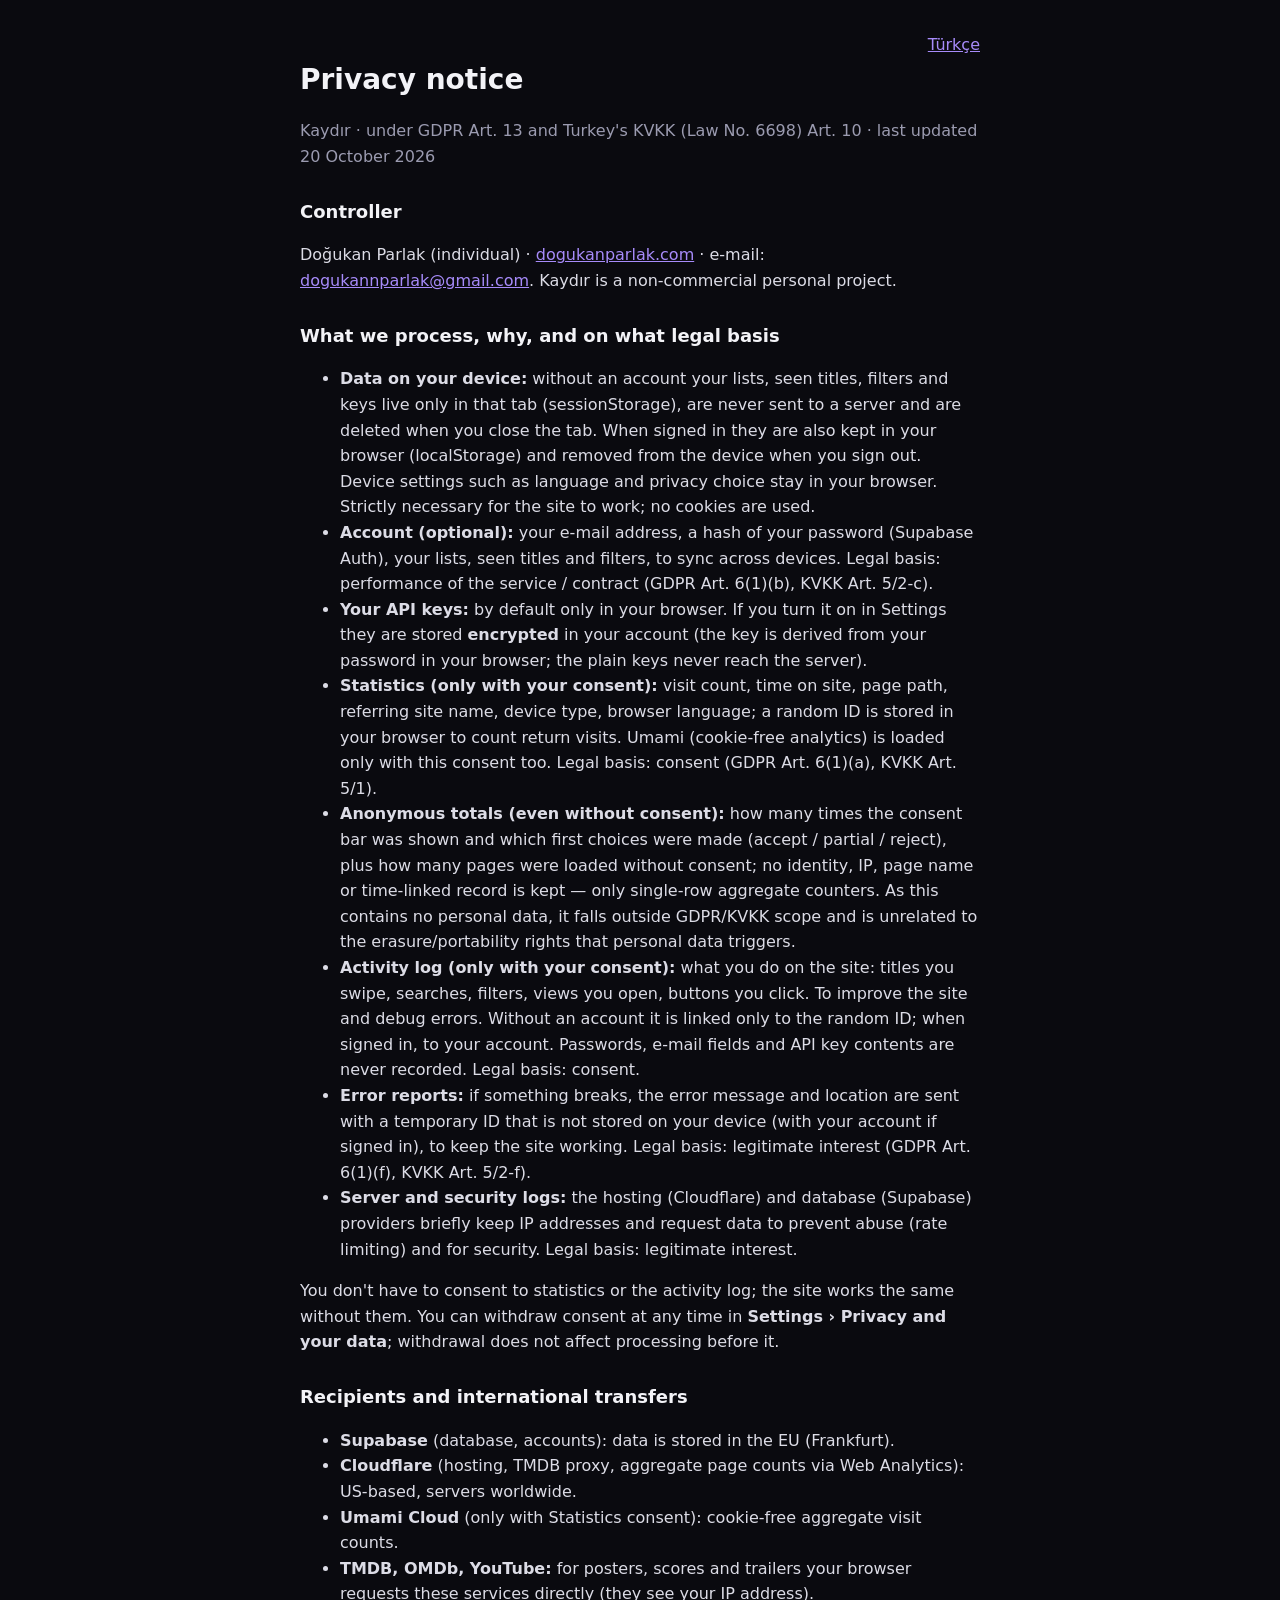
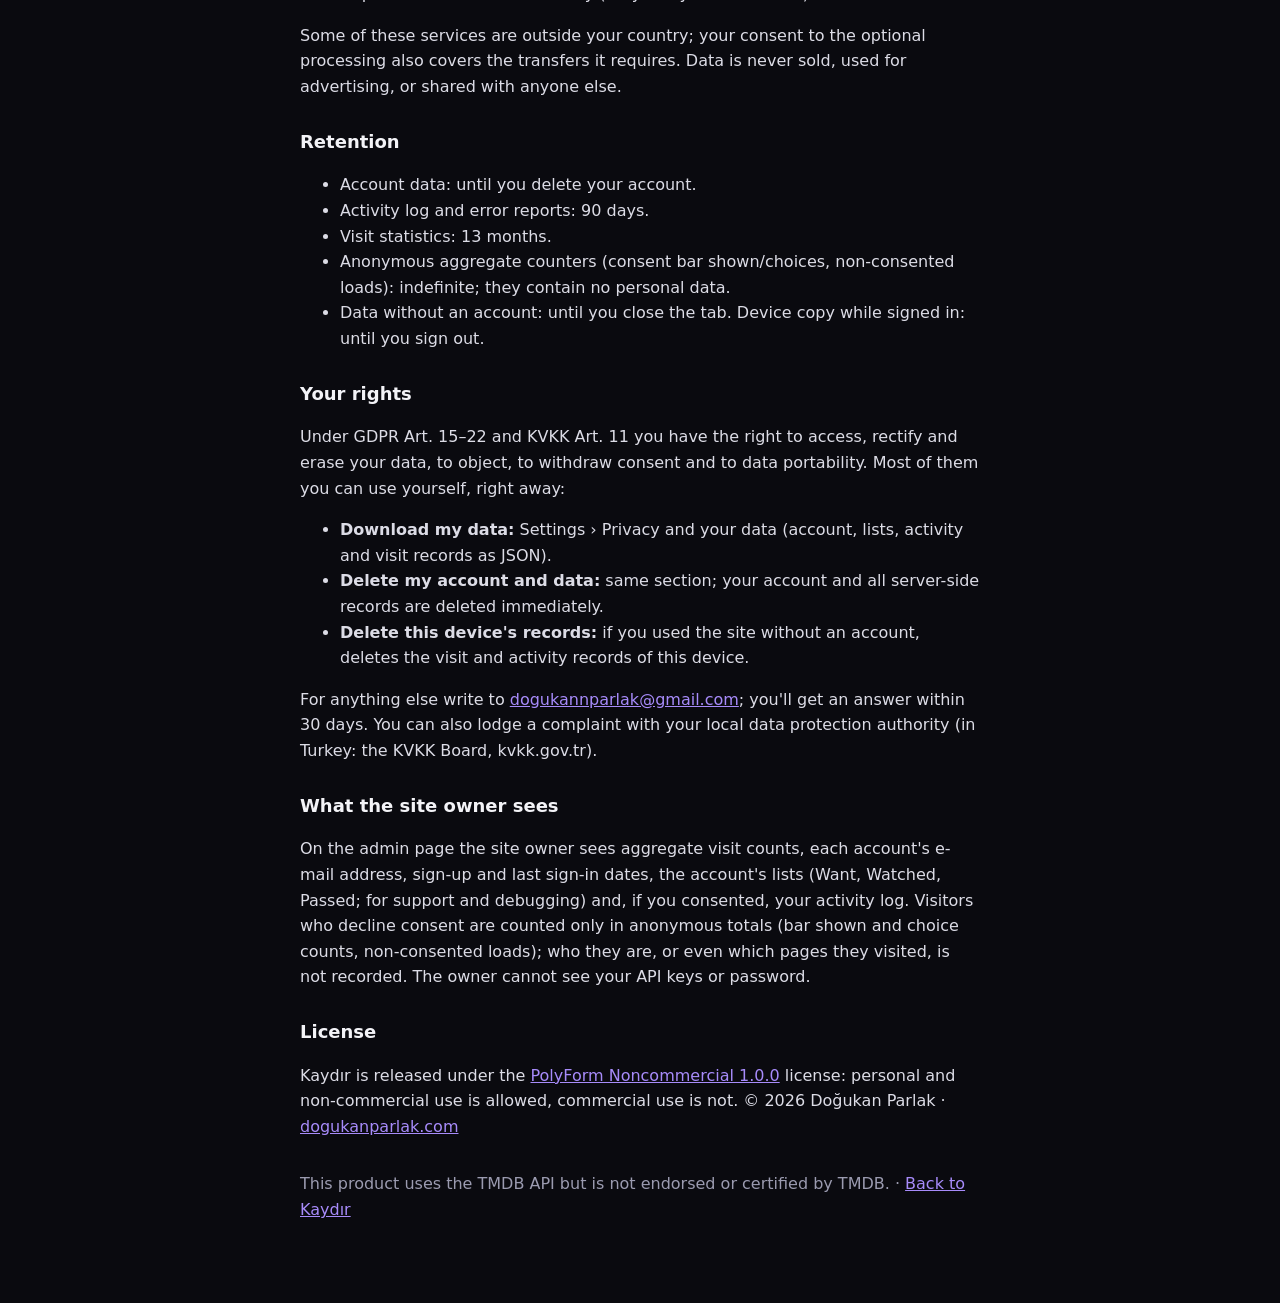
<file: public/privacy.html>
<!doctype html>
<html lang="en">
<head>
<meta charset="utf-8">
<meta name="viewport" content="width=device-width, initial-scale=1">
<meta name="color-scheme" content="dark">
<title>Kaydır · Privacy</title>
<link rel="icon" href="favicon.svg" type="image/svg+xml">
<style>
  :root{--bg:#0a0a0f;--text:#f3f3f7;--muted:#9b9bb0;--accent:#a78bfa}
  body{margin:0;background:var(--bg);color:var(--text);font:16px/1.6 system-ui,-apple-system,"Segoe UI",Roboto,sans-serif}
  main{max-width:680px;margin:0 auto;padding:32px 16px 64px}
  h1{font-size:28px;margin:0 0 4px} h2{font-size:18px;margin:28px 0 6px}
  p,li{color:#dcdce6} small,.muted{color:var(--muted)} a{color:var(--accent)}
</style>
</head>
<body>
<main>
  <p class="muted" style="text-align:right;margin:0"><a href="gizlilik.html" hreflang="tr">Türkçe</a></p>
  <h1>Privacy notice</h1>
  <p class="muted">Kaydır · under GDPR Art. 13 and Turkey's KVKK (Law No. 6698) Art. 10 · last updated 20 October 2026</p>

  <h2>Controller</h2>
  <p>Doğukan Parlak (individual) · <a href="https://dogukanparlak.com">dogukanparlak.com</a> · e-mail: <a href="mailto:dogukannparlak@gmail.com">dogukannparlak@gmail.com</a>. Kaydır is a non-commercial personal project.</p>

  <h2>What we process, why, and on what legal basis</h2>
  <ul>
    <li><b>Data on your device:</b> without an account your lists, seen titles, filters and keys live only in that tab (sessionStorage), are never sent to a server and are deleted when you close the tab. When signed in they are also kept in your browser (localStorage) and removed from the device when you sign out. Device settings such as language and privacy choice stay in your browser. Strictly necessary for the site to work; no cookies are used.</li>
    <li><b>Account (optional):</b> your e-mail address, a hash of your password (Supabase Auth), your lists, seen titles and filters, to sync across devices. Legal basis: performance of the service / contract (GDPR Art. 6(1)(b), KVKK Art. 5/2-c).</li>
    <li><b>Your API keys:</b> by default only in your browser. If you turn it on in Settings they are stored <b>encrypted</b> in your account (the key is derived from your password in your browser; the plain keys never reach the server).</li>
    <li><b>Statistics (only with your consent):</b> visit count, time on site, page path, referring site name, device type, browser language; a random ID is stored in your browser to count return visits. Umami (cookie-free analytics) is loaded only with this consent too. Legal basis: consent (GDPR Art. 6(1)(a), KVKK Art. 5/1).</li>
    <li><b>Anonymous totals (even without consent):</b> how many times the consent bar was shown and which first choices were made (accept / partial / reject), plus how many pages were loaded without consent; no identity, IP, page name or time-linked record is kept — only single-row aggregate counters. As this contains no personal data, it falls outside GDPR/KVKK scope and is unrelated to the erasure/portability rights that personal data triggers.</li>
    <li><b>Activity log (only with your consent):</b> what you do on the site: titles you swipe, searches, filters, views you open, buttons you click. To improve the site and debug errors. Without an account it is linked only to the random ID; when signed in, to your account. Passwords, e-mail fields and API key contents are never recorded. Legal basis: consent.</li>
    <li><b>Error reports:</b> if something breaks, the error message and location are sent with a temporary ID that is not stored on your device (with your account if signed in), to keep the site working. Legal basis: legitimate interest (GDPR Art. 6(1)(f), KVKK Art. 5/2-f).</li>
    <li><b>Server and security logs:</b> the hosting (Cloudflare) and database (Supabase) providers briefly keep IP addresses and request data to prevent abuse (rate limiting) and for security. Legal basis: legitimate interest.</li>
  </ul>
  <p>You don't have to consent to statistics or the activity log; the site works the same without them. You can withdraw consent at any time in <b>Settings › Privacy and your data</b>; withdrawal does not affect processing before it.</p>

  <h2>Recipients and international transfers</h2>
  <ul>
    <li><b>Supabase</b> (database, accounts): data is stored in the EU (Frankfurt).</li>
    <li><b>Cloudflare</b> (hosting, TMDB proxy, aggregate page counts via Web Analytics): US-based, servers worldwide.</li>
    <li><b>Umami Cloud</b> (only with Statistics consent): cookie-free aggregate visit counts.</li>
    <li><b>TMDB, OMDb, YouTube:</b> for posters, scores and trailers your browser requests these services directly (they see your IP address).</li>
  </ul>
  <p>Some of these services are outside your country; your consent to the optional processing also covers the transfers it requires. Data is never sold, used for advertising, or shared with anyone else.</p>

  <h2>Retention</h2>
  <ul>
    <li>Account data: until you delete your account.</li>
    <li>Activity log and error reports: 90 days.</li>
    <li>Visit statistics: 13 months.</li>
    <li>Anonymous aggregate counters (consent bar shown/choices, non-consented loads): indefinite; they contain no personal data.</li>
    <li>Data without an account: until you close the tab. Device copy while signed in: until you sign out.</li>
  </ul>

  <h2>Your rights</h2>
  <p>Under GDPR Art. 15–22 and KVKK Art. 11 you have the right to access, rectify and erase your data, to object, to withdraw consent and to data portability. Most of them you can use yourself, right away:</p>
  <ul>
    <li><b>Download my data:</b> Settings › Privacy and your data (account, lists, activity and visit records as JSON).</li>
    <li><b>Delete my account and data:</b> same section; your account and all server-side records are deleted immediately.</li>
    <li><b>Delete this device's records:</b> if you used the site without an account, deletes the visit and activity records of this device.</li>
  </ul>
  <p>For anything else write to <a href="mailto:dogukannparlak@gmail.com">dogukannparlak@gmail.com</a>; you'll get an answer within 30 days. You can also lodge a complaint with your local data protection authority (in Turkey: the KVKK Board, kvkk.gov.tr).</p>

  <h2>What the site owner sees</h2>
  <p>On the admin page the site owner sees aggregate visit counts, each account's e-mail address, sign-up and last sign-in dates, the account's lists (Want, Watched, Passed; for support and debugging) and, if you consented, your activity log. Visitors who decline consent are counted only in anonymous totals (bar shown and choice counts, non-consented loads); who they are, or even which pages they visited, is not recorded. The owner cannot see your API keys or password.</p>

  <h2>License</h2>
  <p>Kaydır is released under the <a href="https://polyformproject.org/licenses/noncommercial/1.0.0">PolyForm Noncommercial 1.0.0</a> license: personal and non-commercial use is allowed, commercial use is not. © 2026 Doğukan Parlak · <a href="https://dogukanparlak.com">dogukanparlak.com</a></p>

  <p class="muted" style="margin-top:32px">This product uses the TMDB API but is not endorsed or certified by TMDB. · <a href="./">Back to Kaydır</a></p>
</main>
</body>
</html>
</file>
